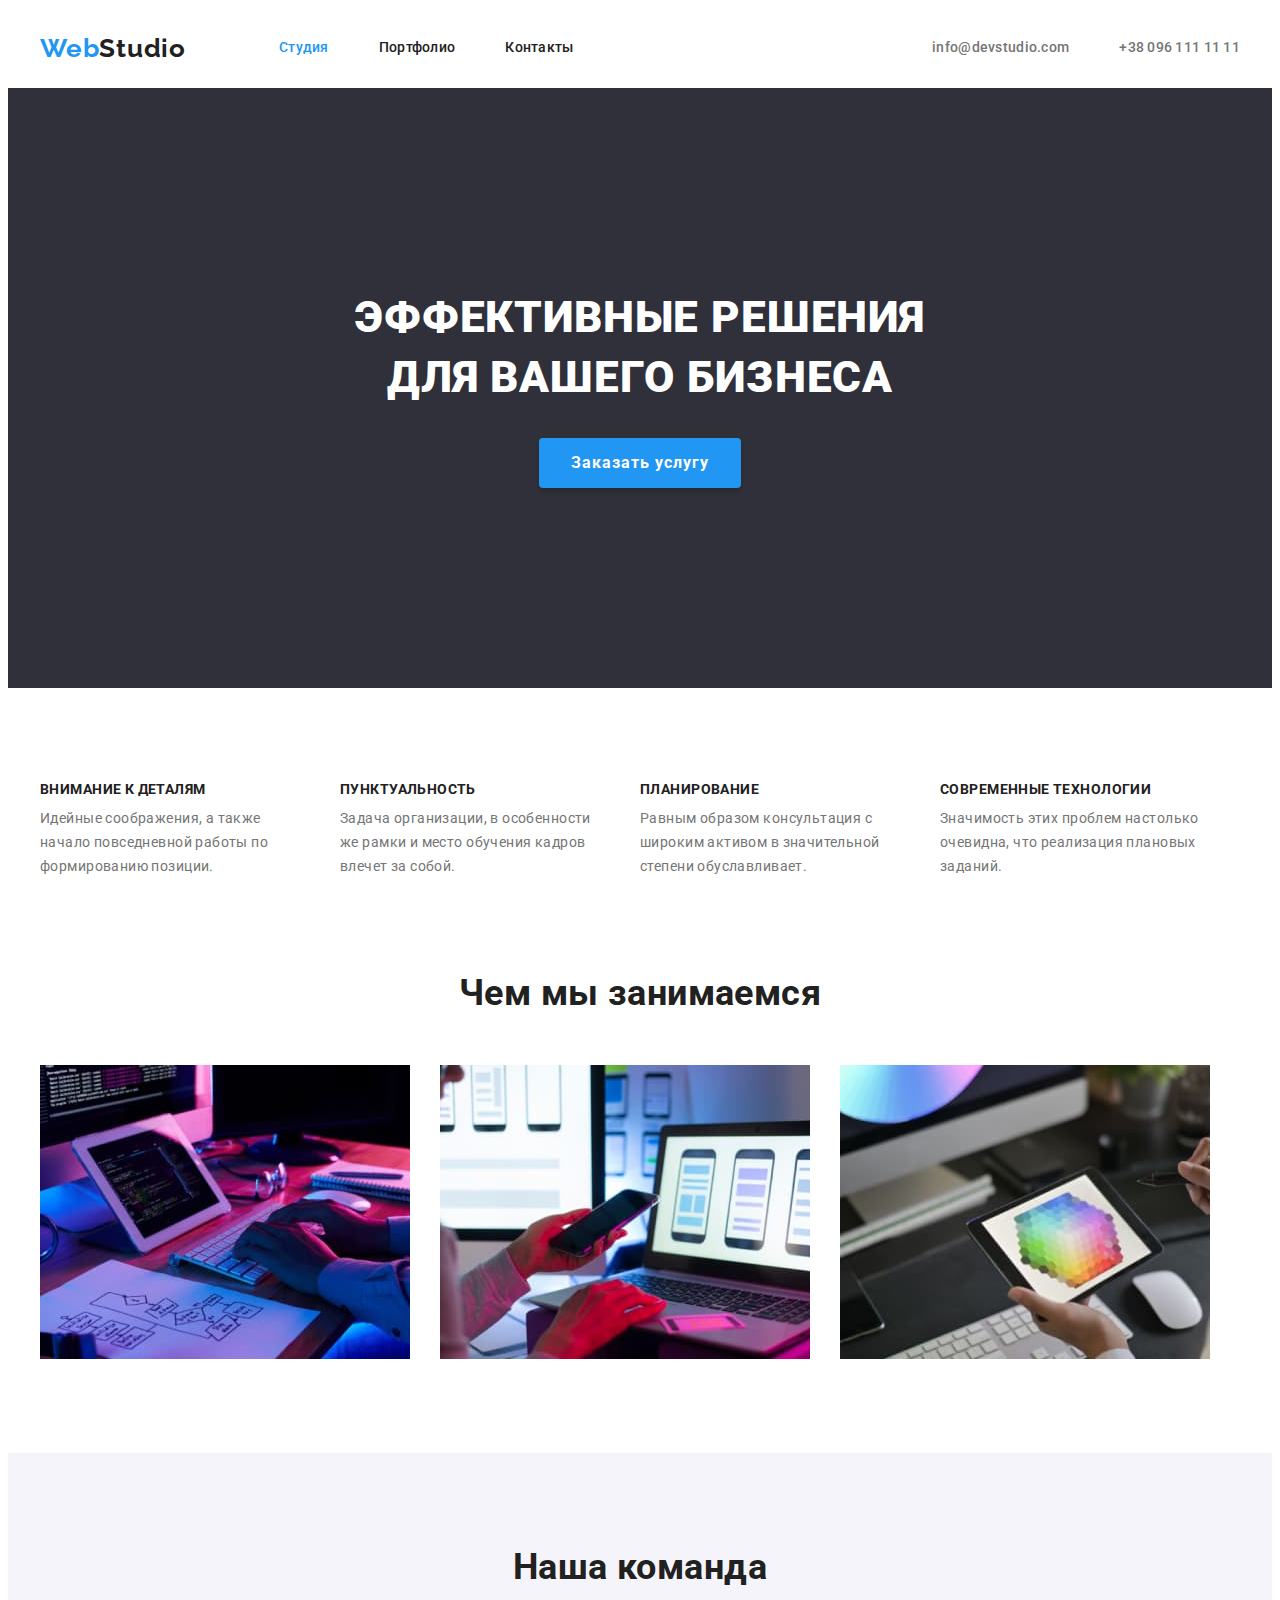
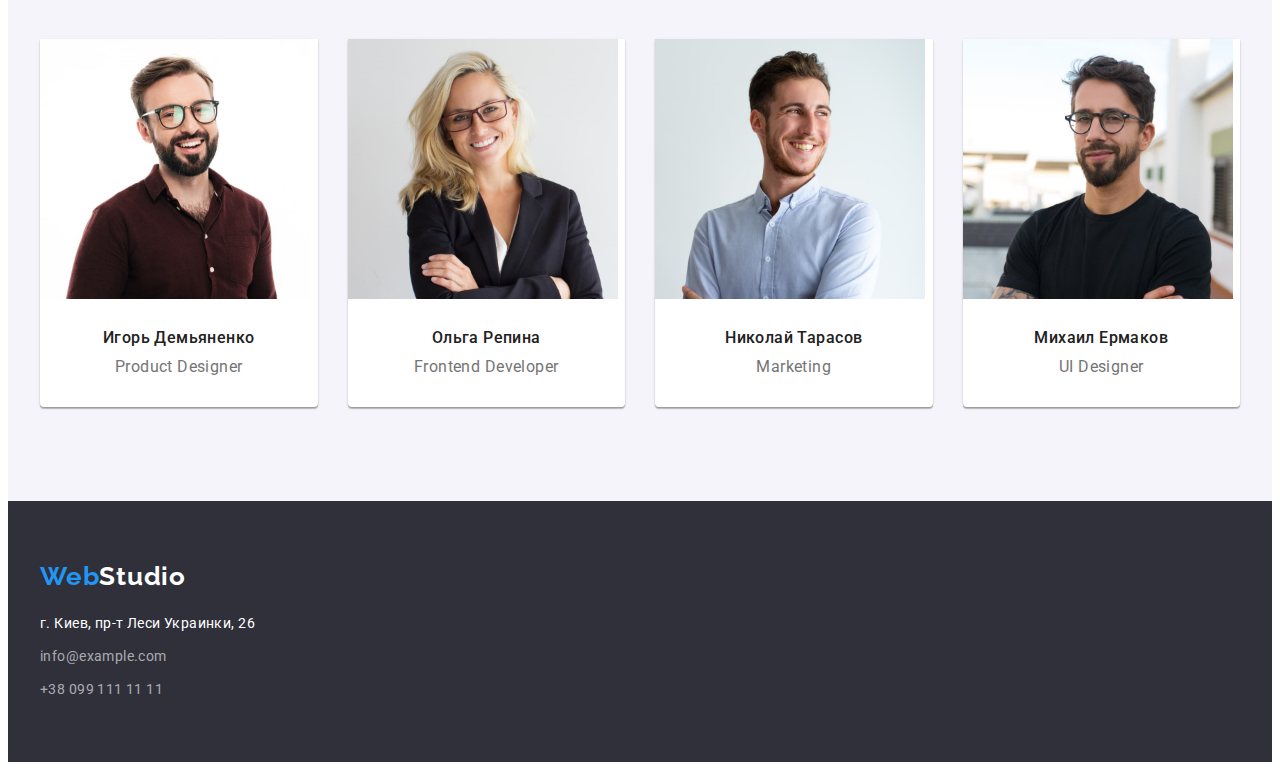
<file: index.html>
<!DOCTYPE html>
<html lang="ru">
    <head>
        <meta charset="UTF-8">
        <meta http-equiv="X-UA-Compatible" content="IE=edge">
        <meta name="viewport" content="width=device-width, initial-scale=1.0">
        <title>WebStudio</title>
        <link rel="preconnect" href="https://fonts.googleapis.com">
        <link rel="preconnect" href="https://fonts.gstatic.com" crossorigin>
        <link href="https://fonts.googleapis.com/css2?family=Raleway:wght@700&family=Roboto:wght@400;500;700;900&display=swap"
            rel="stylesheet">
        <link rel="stylesheet" href="https://cdnjs.cloudflare.com/ajax/libs/modern-normalize/1.1.0/modern-normalize.min.css"
            integrity="sha512-wpPYUAdjBVSE4KJnH1VR1HeZfpl1ub8YT/NKx4PuQ5NmX2tKuGu6U/JRp5y+Y8XG2tV+wKQpNHVUX03MfMFn9Q=="
            crossorigin="anonymous" referrerpolicy="no-referrer" />
        <link rel="stylesheet" href="css/styles.css">
    </head>
    <body>
        <!-- Site Header -->
        <header>
            <div class="container main-nav">
                <a href="./index.html" class="logo"><span class="accent">Web</span>Studio</a>
                <nav class="nav-box">
                    <ul class="nav-list items">
                        <li class="item"><a href="./index.html" class="link current">Студия</a></li>
                        <li class="item"><a href="./portfolio.html" class="link">Портфолио</a></li>
                        <li class="item"><a href="#" class="link">Контакты</a></li>
                    </ul>
                </nav>
                <ul class="contact-list items">
                    <li class="item"><a href="mailto:info@devstudio.com" class="link">info@devstudio.com</a></li>
                    <li class="item"><a href="tel:+380961111111" class="link">+38 096 111 11 11</a></li>
                </ul>
            </div>
        </header>
        <!-- Основной контент -->
        <main>
            <!-- Герой -->
            <section class="hero">
                <h1 class="hero-title">
                    Эффективные решения<br>
                    для вашего бизнеса
                </h1>
                <button type="button" class="button">Заказать услугу</button>
            </section>
            <!-- Преимущества компании -->
            <section class="section features">
                <div class="container">
                    <h2 class="title hidden">Преимущества</h2>
                    <ul class="feature-list items">
                        <li class="item">
                            <h3 class="subtitle">Внимание к деталям</h3>
                            <p class="text">
                                Идейные соображения, а также начало
                                повседневной работы по формированию позиции.
                            </p>
                        </li>
                        <li class="item">
                            <h3 class="subtitle">Пунктуальность</h3>
                            <p class="text">
                                Задача организации, в особенности же
                                рамки и место обучения кадров влечет за собой.
                            </p>
                        </li>
                        <li class="item">
                            <h3 class="subtitle">Планирование</h3>
                            <p class="text">
                                Равным образом консультация с широким
                                активом в значительной степени обуславливает.
                            </p>
                        </li>
                        <li class="item">
                            <h3 class="subtitle">Современные технологии</h3>
                            <p class="text">
                                Значимость этих проблем настолько очевидна,
                                что реализация плановых заданий.
                            </p>
                        </li>
                    </ul>
                </div>
            </section>
            <!-- О комании -->
            <section class="section company">
                <div class="container company">
                    <h2 class="title">Чем мы занимаемся</h2>
                    <ul class="company-list items">
                        <li class="item">
                                <img src="./images/codingtablet.jpg" alt="На планшете пишут код" width="370">
                        </li>
                        <li class="item">
                                <img src="./images/notebook.jpg" alt="Перезтация мобильных разработок на ноутбуке" width="370">
                        </li>
                        <li class="item">
                                <img src="./images/tablet.jpg" alt="Выбор цвета на планшете" width="370">
                        </li>
                    </ul>
                </div>
            </section>
            <!-- Команда -->
            <section class="section team">
                <div class="container team-cont">
                    <h2 class="title">Наша команда</h2>
                    <ul class="team-list items">
                        <li class="item">
                                <img src="./images/igordemyanenko.jpg" alt="Игорь Демьяненко" width="270">
                            <div class="box-card">
                                <h3 class="name">Игорь Демьяненко</h3>
                                <p class="profession">Product Designer</p>
                            </div>
                        </li>
                        <li class="item">
                                <img src="./images/olgarepina.jpg" alt="Ольга Репина" width="270">
                            <div class="box-card">
                                <h3 class="name">Ольга Репина</h3>
                                <p class="profession">Frontend Developer</p>
                            </div>
                        </li>
                        <li class="item">
                                <img src="./images/nikolaitarasov.jpg" alt="Николай Тарасов" width="270">
                            <div class="box-card">
                                <h3 class="name">Николай Тарасов</h3>
                                <p class="profession">Marketing</p>
                            </div>
                        </li>
                        <li class="item">
                                <img src="./images/mikhailermakov.jpg" alt="Михаил Ермаков" width="270">
                            <div class="box-card">
                                <h3 class="name">Михаил Ермаков</h3>
                                <p class="profession">UI Designer</p>
                            </div>
                        </li>
                    </ul>
                </div>
            </section>
        </main>
    <!-- Site Footer -->
        <footer class="page-footer">
           <div class="container">
                <a href="./index.html" class="logo bottom"><span class="accent">Web</span>Studio</a>
                <address>
                    <ul class="address-list items">
                        <li class="item"><a href="#" class="destination link">г. Киев, пр-т Леси Украинки, 26</a></li>
                        <li class="item"><a href="mailto:info@example.com" class="link">info@example.com</a></li>
                        <li class="item"><a href="tel:+380991111111" class="link">+38 099 111 11 11</a></li>
                    </ul>
                </address>
           </div>
        </footer>
    </body>
</html>
</file>
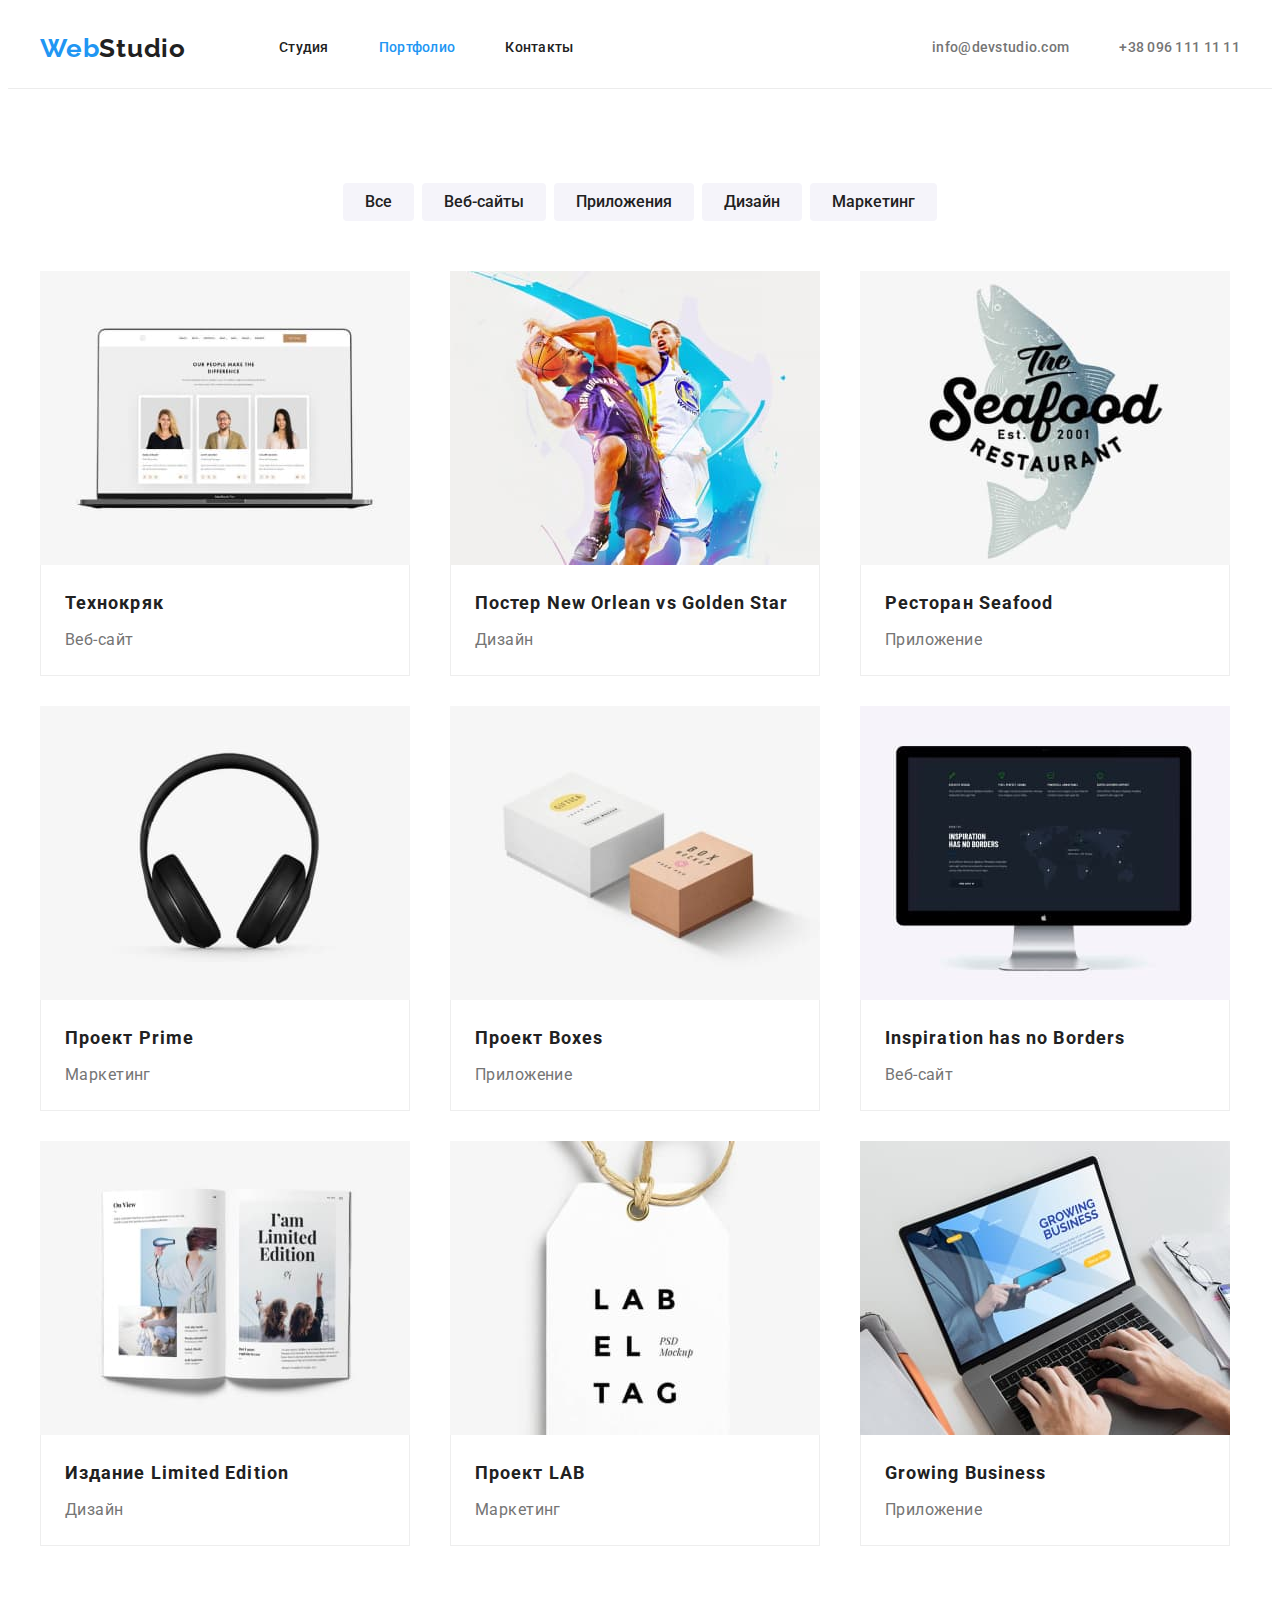
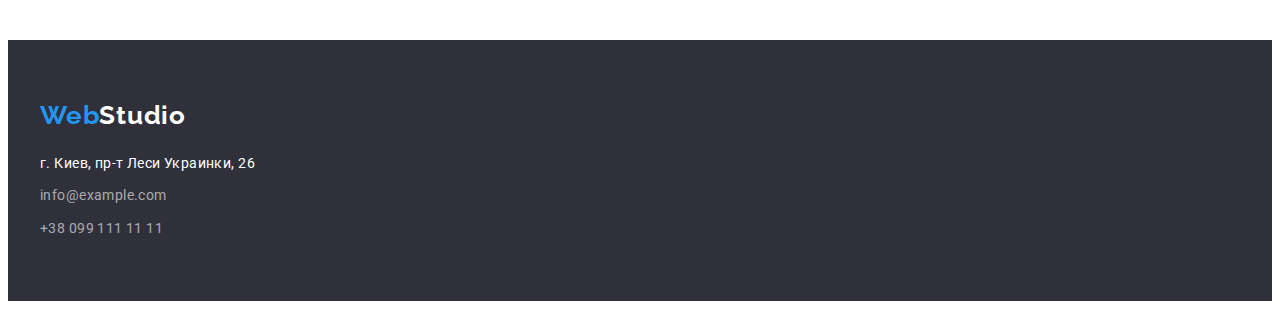
<file: portfolio.html>
<!DOCTYPE html>
<html lang="ru">
    <head>
        <meta charset="UTF-8">
        <meta http-equiv="X-UA-Compatible" content="IE=edge">
        <meta name="viewport" content="width=device-width, initial-scale=1.0">
        <title>Портфолио</title>
        <link rel="preconnect" href="https://fonts.googleapis.com">
        <link rel="preconnect" href="https://fonts.gstatic.com" crossorigin>
        <link href="https://fonts.googleapis.com/css2?family=Raleway:wght@700&family=Roboto:wght@400;500;700;900&display=swap"
            rel="stylesheet">
        <link rel="stylesheet" href="https://cdnjs.cloudflare.com/ajax/libs/modern-normalize/1.1.0/modern-normalize.min.css"
            integrity="sha512-wpPYUAdjBVSE4KJnH1VR1HeZfpl1ub8YT/NKx4PuQ5NmX2tKuGu6U/JRp5y+Y8XG2tV+wKQpNHVUX03MfMFn9Q=="
            crossorigin="anonymous" referrerpolicy="no-referrer" />
        <link rel="stylesheet" href="css/styles.css">
    </head>
    <body>
        <!-- Site Header -->
        <header class="portfolio-header">
            <div class="container main-nav">
                <a href="./index.html" class="logo"><span class="accent">Web</span>Studio</a>
                <nav class="nav-box">
                    <ul class="nav-list items">
                        <li class="item"><a href="./index.html" class="link">Студия</a></li>
                        <li class="item"><a href="./portfolio.html" class="link current">Портфолио</a></li>
                        <li class="item"><a href="#" class="link">Контакты</a></li>
                    </ul>
                </nav>
                <ul class="contact-list items">
                    <li class="item"><a href="mailto:info@devstudio.com" class="link">info@devstudio.com</a></li>
                    <li class="item"><a href="tel:+380961111111" class="link">+38 096 111 11 11</a></li>
                </ul>
            </div>
        </header>
        <!-- Основной контент -->
        <main>
            <!-- Портфолио -->
            <section class="section portfolio">
                <div class="container portfolio">
                    <h1 class="title hidden">Портфолио</h1>
                    <ul class="filter-list items">
                        <li class="item"><button type="button" class="button">Все</button></li>
                        <li class="item"><button type="button" class="button">Веб-сайты</button></li>
                        <li class="item"><button type="button" class="button">Приложения</button></li>
                        <li class="item"><button type="button" class="button">Дизайн</button></li>
                        <li class="item"><button type="button" class="button">Маркетинг</button></li>
                    </ul>
                    
                    <ul class="project-list items">
                        <li class="item">
                            <a href="#" class="link">
                                <img src="./images/technocrack.jpg" alt="Ноутбук с изображением карточек" width="370">
                                <div class="box-info">
                                    <h2 class="name">Технокряк</h2>
                                    <p class="type">Веб-сайт</p>
                                    <p class="text"></p>
                                </div>
                            </a>
                        </li>
                        <li class="item">
                            <a href="#" class="link">
                                <img src="./images/neworleanvsgoldenstar.jpg" alt="Баскетболисты" width="370">
                                <div class="box-info">
                                    <h2 class="name">Постер New Orlean vs Golden Star</h2>
                                    <p class="type">Дизайн</p>
                                    <p class="text"></p>
                                </div>
                            </a>
                        </li>
                        <li class="item">
                            <a href="#" class="link">
                                <img src="./images/seafood.jpg" alt="Рыба" width="370">
                                <div class="box-info">
                                    <h2 class="name">Ресторан Seafood</h2>
                                    <p class="type">Приложение</p>
                                    <p class="text"></p>
                                </div>
                            </a>
                        </li>
                        <li class="item">
                            <a href="#" class="link">
                                <img src="./images/projectprime.jpg" alt="Наушники" width="370">
                                <div class="box-info">
                                    <h2 class="name">Проект Prime</h2>
                                    <p class="type">Маркетинг</p>
                                    <p class="text"></p>
                                </div>
                            </a>
                        </li>
                        <li class="item">
                            <a href="#" class="link">
                                <img src="./images/projectboxes.jpg" alt="Две коробки" width="370">
                                <div class="box-info">
                                    <h2 class="name">Проект Boxes</h2>
                                    <p class="type">Приложение</p>
                                    <p class="text"></p>
                                </div>
                            </a>
                        </li>
                        <li class="item">
                            <a href="#" class="link">
                                <img src="./images/ihnb.jpg" alt="Моноблок с изображением сайта" width="370">
                                <div class="box-info">
                                    <h2 class="name">Inspiration has no Borders</h2>
                                    <p class="type">Веб-сайт</p>
                                    <p class="text"></p>
                                </div>
                            </a>
                        </li>
                        <li class="item">
                            <a href="#" class="link">
                                <img src="./images/limitededition.jpg" alt="Книга" width="370">
                                <div class="box-info">
                                    <h2 class="name">Издание Limited Edition</h2>
                                    <p class="type">Дизайн</p>
                                    <p class="text"></p>
                                </div>
                            </a>
                        </li>
                        <li class="item">
                            <a href="#" class="link">
                                <img src="./images/projectlab.jpg" alt="Бирка" width="370">
                                <div class="box-info">
                                    <h2 class="name">Проект LAB</h2>
                                    <p class="type">Маркетинг</p>
                                    <p class="text"></p>
                                </div>
                            </a>
                        </li>
                        <li class="item">
                            <a href="#" class="link">
                                <img src="./images/gb.jpg" alt="Ноутбук с изображением сайта" width="370">
                                <div class="box-info">
                                    <h2 class="name">Growing Business</h2>
                                    <p class="type">Приложение</p>
                                    <p class="text"></p>
                                </div>
                            </a>
                        </li>
                    </ul>
                </div>
            </section>
        </main>
        <!-- Site Footer -->
        <footer class="page-footer">
            <div class="container">
                <a href="./index.html" class="logo bottom"><span class="accent">Web</span>Studio</a>
                <address>
                    <ul class="address-list items">
                        <li class="item"><a href="#" class="destination link">г. Киев, пр-т Леси Украинки, 26</a></li>
                        <li class="item"><a href="mailto:info@example.com" class="link">info@example.com</a></li>
                        <li class="item"><a href="tel:+380991111111" class="link">+38 099 111 11 11</a></li>
                    </ul>
                </address>
            </div>
        </footer>
    </body>
</html>
</file>
<file: css/styles.css>
:root {
  --primary-white-color: #ffffff;
  --primary-title-color: #212121;
  --primary-text-color: #757575;
  --accent-color: #2196f3;
  --alternative-bg-color: #f5f4fa;
  --hero-bg-color: #2f303a;
  --bottom-link-color: rgba(255, 255, 255, 0.6);
  --border-color: #ececec;
  --card-border-color: #eeeeee;
}

body {
  background-color: var(--primary-white-color);
  color: var(--primary-text-color);

  font-family: 'Roboto', sans-serif;
  font-style: normal;
  font-weight: 400;
  font-size: 14px;
  line-height: 1.71;
  letter-spacing: 0.03em;
}

img {
  display: block;
}

.container {
  width: 1200px;
  padding-left: 15px;
  padding-right: 15px;
  margin: 0 auto;
}

.items {
  margin-top: 0;
  margin-bottom: 0;
  padding-left: 0;

  list-style: none;
}

.link {
  text-decoration: none;
}

/* Site Header */

.container.main-nav {
  display: flex;
  justify-content: flex-start;
  align-items: center;
}

.nav-list {
  display: flex;
}

.nav-list .item:not(:last-child),
.contact-list .item:not(:last-child) {
  margin-right: 50px;
}

.logo {
  margin-right: 93px;

  color: var(--primary-title-color);
  text-decoration: none;

  font-family: 'Raleway', sans-serif;
  font-weight: 700;
  font-size: 26px;
  line-height: 1.19;
  letter-spacing: 0.03em;
}

.logo .accent {
  color: var(--accent-color);
}

.nav-list .link {
  display: block;
  padding-top: 32px;
  padding-bottom: 32px;
}

.nav-list .link,
.contact-list .link {
  color: var(--primary-title-color);

  font-weight: 500;
  line-height: 1.14;
  letter-spacing: 0.02em;
}

.nav-list .link:hover,
.nav-list .link:focus {
  color: var(--accent-color);
}

.link.current {
  color: var(--accent-color);
}

.contact-list {
  display: flex;
  margin-left: auto;
}

.contact-list .link {
  color: var(--primary-text-color);
}

.contact-list .link:hover,
.contact-list .link:focus {
  color: var(--accent-color);
}

/* Hero */

.hero {
  margin: 0;
  padding: 200px 0;
  background-color: var(--hero-bg-color);

  text-align: center;
  letter-spacing: 0.06em;
}

.hero-title {
  margin-top: 0;
  margin-bottom: 30px;

  color: var(--primary-white-color);

  font-weight: 900;
  font-size: 44px;
  line-height: 1.36;
  text-transform: uppercase;
}

.button {
  border: none;
  border-radius: 4px;

  font-family: 'Roboto', sans-serif;
  text-align: center;

  cursor: pointer;
}

.hero .button {
  padding: 10px 32px;

  background-color: var(--accent-color);
  color: var(--primary-white-color);
  box-shadow: 0px 4px 4px rgba(0, 0, 0, 0.15);

  font-weight: 700;
  font-size: 16px;
  line-height: 1.87;
  letter-spacing: 0.06em;
}

/* Преимущества компании */

.section.features,
.section.team,
.section.portfolio {
  padding-top: 94px;
  padding-bottom: 94px;
}

.title {
  margin-top: 0;
  margin-bottom: 0;
}

.section .title {
  color: var(--primary-title-color);

  font-weight: 700;
  font-size: 36px;
  line-height: 1.16;
  text-align: center;
}

.hidden {
  display: none;
}

.feature-list {
  display: flex;
}

.feature-list .item {
  width: 270px;
}

.feature-list .subtitle {
  margin-top: 0;
  margin-bottom: 10px;

  color: var(--primary-title-color);

  font-weight: 700;
  font-size: 14px;
  line-height: 1.14;
  text-transform: uppercase;
}

.feature-list .text {
  margin: 0;
}

/* О компании */

.section.company {
  padding-bottom: 94px;
}

.container.company .title,
.container.team-cont .title,
.filter-list {
  margin-bottom: 50px;
}

.company-list {
  display: flex;
}

.feature-list .item:not(:last-child),
.company-list .item:not(:last-child),
.team-list .item:not(:last-child) {
  margin-right: 30px;
}

/* Команда */

.section.team {
  background-color: var(--alternative-bg-color);
}

.team-list {
  display: flex;
}

.team-list .item {
  flex-basis: calc((100% - 90px) / 4);
  box-shadow: 0px 1px 3px rgba(0, 0, 0, 0.12), 0px 1px 1px rgba(0, 0, 0, 0.14),
    0px 2px 1px rgba(0, 0, 0, 0.2);
  border-radius: 0px 0px 4px 4px;

  background-color: var(--primary-white-color);
  color: var(--primary-title-color);

  font-size: 16px;
  line-height: 1.18;
  text-align: center;
}

.box-card {
  padding-top: 30px;
  padding-bottom: 30px;
}

.box-card .name {
  margin: 0 0 10px 0;

  font-weight: 500;
  font-size: 16px;
  line-height: 1.18;
}

.profession {
  margin: 0;

  color: var(--primary-text-color);
}

/* Footer */

.page-footer {
  padding: 60px 0;

  background-color: var(--hero-bg-color);
  color: var(--primary-white-color);
}

.bottom {
  margin: 0;

  color: var(--primary-white-color);
}

.address-list {
  margin-top: 20px;
  margin-bottom: 0;
}

.address-list .item:not(:last-child) {
  margin-bottom: 9px;
}

.address-list .link {
  font-style: normal;

  color: var(--bottom-link-color);
}

.address-list .destination.link {
  color: var(--primary-white-color);
}

.address-list .link:hover,
.address-list .link:focus {
  color: var(--accent-color);
}

/* Portfolio */

.portfolio-header {
  border-bottom: 1px solid var(--border-color);
}

.container.portfolio {
}

.filter-list {
  display: flex;
  justify-content: center;
}

.filter-list .button {
  padding: 6px 22px;

  background-color: var(--alternative-bg-color);
  color: var(--primary-title-color);

  font-weight: 500;
  font-size: 16px;
  line-height: 1.62;
}

.filter-list .item:not(:last-child) {
  margin-right: 8px;
}

.filter-list .button:hover,
.filter-list .button:focus {
  background-color: var(--accent-color);
  color: var(--primary-white-color);
}

.project-list {
  display: flex;
  flex-wrap: wrap;
}

.project-list .item {
  width: calc((100% - 60px) / 3);
  margin-right: 30px;
  margin-bottom: 30px;
}

.project-list .item:nth-child(3n) {
  margin-right: 0;
}

.project-list .item:nth-last-child(-n + 3) {
  margin-bottom: 0;
}

.box-info {
  box-sizing: border-box;
  border-right: 1px solid var(--card-border-color);
  border-bottom: 1px solid var(--card-border-color);
  border-left: 1px solid var(--card-border-color);
  max-width: 370px;
  padding: 20px 24px;
}

.project-list .link {
}

.project-list .name {
  color: var(--primary-title-color);

  margin: 0 0 4px 0;

  font-weight: 700;
  font-size: 18px;
  line-height: 2;
  letter-spacing: 0.06em;
}

.project-list .type {
  margin: 0;

  color: var(--primary-text-color);
  font-size: 16px;
  line-height: 1.87;
}

.project-list .text {
  margin: 0;
}
</file>
